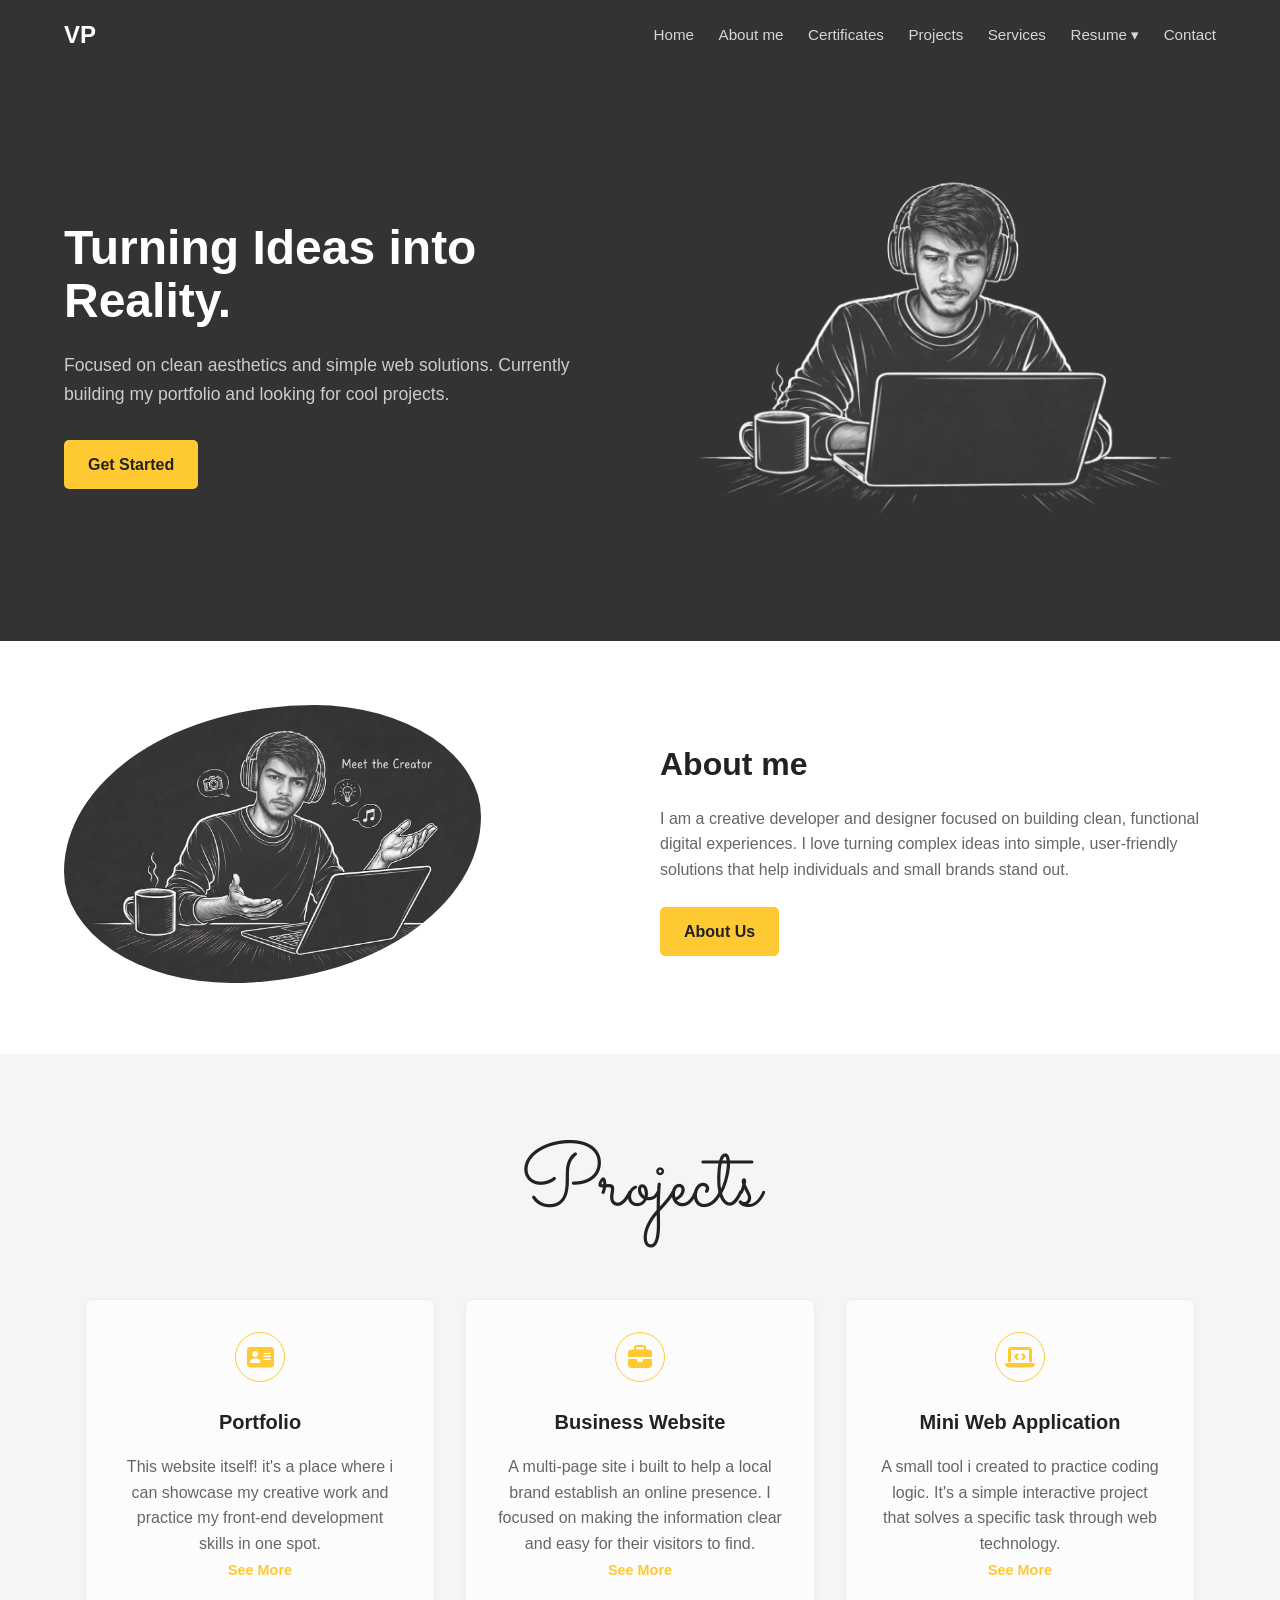
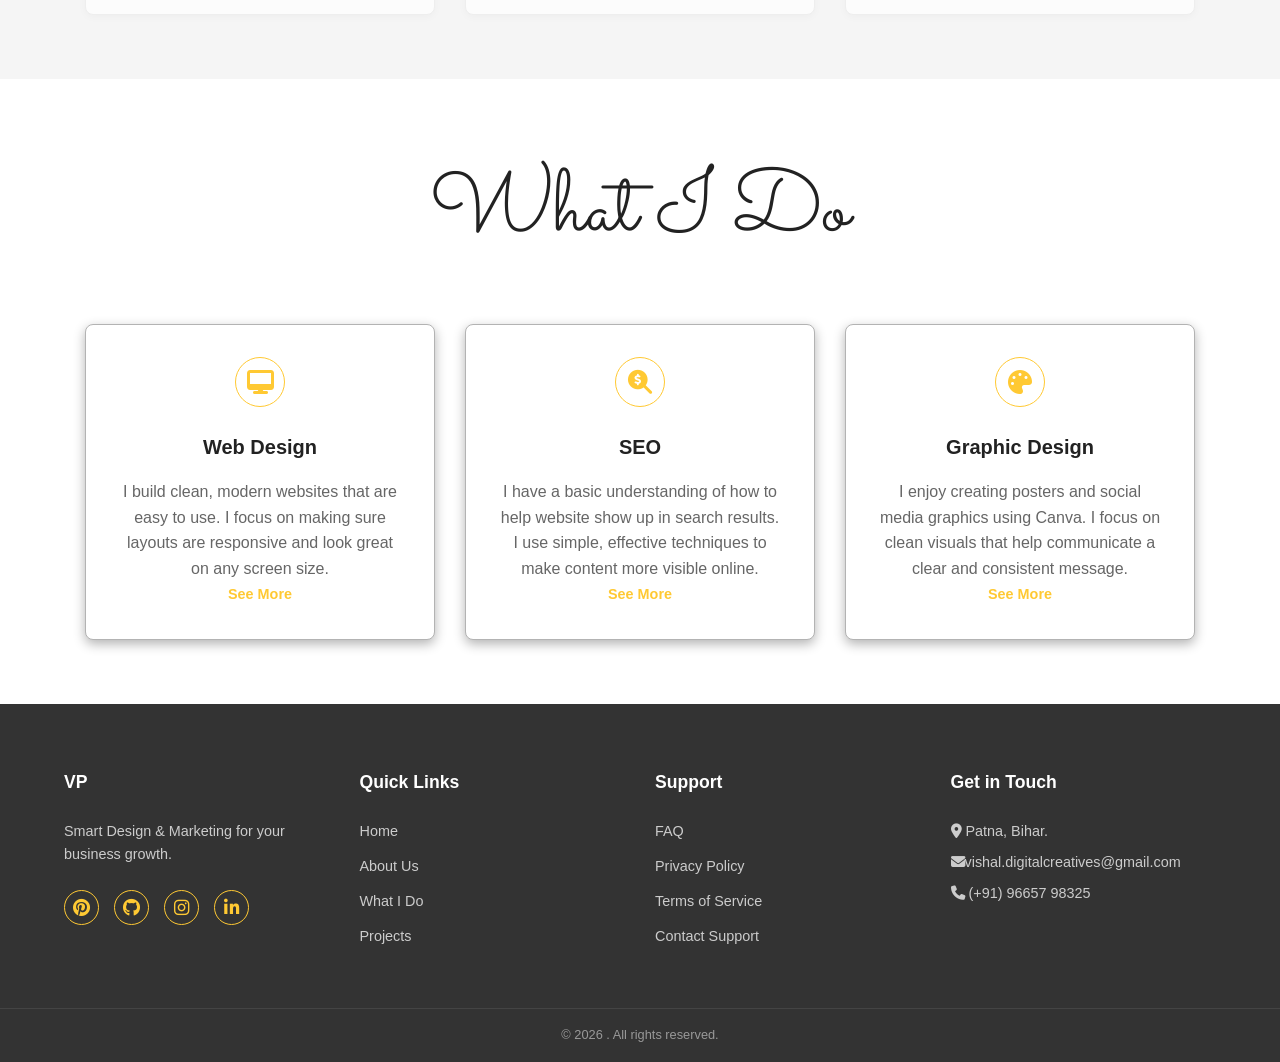
<file: index.html>
<!DOCTYPE html> <!-- This document is written in HTML5 -->
<head>
  
  <!-- UTF-8 supports all characters, symbols, and languages -->
  <meta charset="UTF-8">
  
  <!-- Ensure the website is responsive and fits the screen on all devices -->
  <meta name="viewpoint" content="width=device-width, initial-scale=1.0">
  <title>Protfolio Website</title>
  <link rel="stylesheet" href="assets/css/style.css">
  <link rel="stylesheet" href="https://cdnjs.cloudflare.com/ajax/libs/font-awesome/6.5.2/css/all.min.css">
  <link href="https://fonts.googleapis.com/css2?family=Sacramento&display=swap" rel="stylesheet">
  <script src="assets/js/script.js" defer></script>
</head>
<body>
    <header class="header">
        <div class="container nav-container">
            <div class="logo">VP</div>
            <nav class="nav">
                <a href="#home">Home</a>
                <a href="#about">About me</a>
                <a href="certificate.html">Certificates</a>
                <a href="projects.html">Projects</a>
                <a href="services.html">Services</a>
                <div class="resume-dropdown">
    <a href="#" onclick="toggleResumeMenu(event)">Resume ▾</a>
    
    <div id="resumeMenu" class="resume-menu">
        <a href="assets/documents/resume.pdf" target="_blank">View</a>
        <a href="assets/documents/resume.pdf" download>Download</a>
    </div>
</div>
                <a href="contact.html">Contact</a>
            </nav>
        </div>
    </header>
	    <section class="hero-section" id="home">
        <div class="container hero-content">
            <div class="hero-text">
                <h1>Turning Ideas into Reality.</h1>
                <p>Focused on clean aesthetics and simple web solutions. Currently building my portfolio and looking for cool projects.</p>
                <a href="#" class="btn btn-primary">Get Started</a>
            </div>
            <div class="hero-image">
                <img src="assets/images/hero-image.png" alt="hero-image">
            </div>
        </div>
    </section>
	
	    <section class="about-section" id="about">
        <div class="container about-container">
            <div class="about-image">
                <img src="assets/images/about-image.jpeg" alt="anout-image">
            </div>
			<div class="about-text">
                <h2>About me</h2>
                <p>I am a creative developer and designer focused on building clean, functional digital experiences. I love turning complex ideas into simple, user-friendly solutions that help individuals and small brands stand out.</p>
                <a href="#" class="btn btn-secondary">About Us</a>
            </div>
        </div>
    </section>
	
		    <section class="projects-section" id="projects">
        <div class="container">
            <h2 class="section-title">Projects</h2>
            <div class="projects-grid">
                
                <div class="project-card">
                    <div class="project-icon"><i class="fas fa-address-card"></i></div>
                    <h3>Portfolio</h3>
                    <p>This website itself! it's a place where i can showcase my creative work and practice my front-end development skills in one spot.</p>
                    <a href="#" class="btn btn-link">See More</a>
                </div>

                <div class="project-card">
                    <div class="project-icon"><i class="fas fa-briefcase"></i></div>
                    <h3>Business Website</h3>
                    <p>A multi-page site i built to help a local brand establish an online presence. I focused on making the information clear and easy for their visitors to find.</p>
                    <a href="#" class="btn btn-link">See More</a>
                </div>

                <div class="project-card">
                    <div class="project-icon"><i class="fas fa-laptop-code"></i></div>
                    <h3>Mini Web Application</h3>
                    <p>A small tool i created to practice coding logic. It's a simple interactive project that solves a specific task through web technology.</p>
                    <a href="#" class="btn btn-link">See More</a>
                </div>

            </div>
        </div>
    </section>
	
	    <section class="services-section" id="services">
        <div class="container">
            <h2 class="section-title">What I Do</h2>
            <div class="services-grid">
                
                <div class="service-card">
                    <div class="service-icon"><i class="fas fa-desktop"></i></div>
                    <h3>Web Design</h3>
                    <p>I build clean, modern websites that are easy to use. I focus on making sure layouts are responsive and look great on any screen size.</p>
                    <a href="#" class="btn btn-link">See More</a>
                </div>

                <div class="service-card">
                    <div class="service-icon"><i class="fas fa-search-dollar"></i></div>
                    <h3>SEO</h3>
                    <p>I have a basic understanding of how to help website show up in search results. I use simple, effective techniques to make content more visible online.</p>
                    <a href="#" class="btn btn-link">See More</a>
                </div>

                <div class="service-card">
                    <div class="service-icon"><i class="fas fa-palette"></i></div>
                    <h3>Graphic Design</h3>
                    <p>I enjoy creating posters and social media graphics using Canva. I focus on clean visuals that help communicate a clear and consistent message.</p>
                    <a href="#" class="btn btn-link">See More</a>
                </div>

            </div>
        </div>
    </section>
    <footer class="footer" id="contact">
        <div class="container footer-grid">
            
            <div class="footer-column brand-info">
                <h3>VP</h3>
                <p>Smart Design & Marketing for your business growth.</p>
                <div class="social-links">
                    <a href="https://in.pinterest.com/Master_Alchemist_0vo/" aria-label="Pinterest"><i class="fab fa-pinterest"></i></a>
                    <a href="https://github.com/COdEmAsK-Ov0" aria-label="Github"><i class="fab fa-github"></i></a>
                    <a href="https://www.instagram.com/vi.digitalcreatives/" aria-label="Instagram"><i class="fab fa-instagram"></i></a>
                    <a href="https://www.linkedin.com/in/vishal-prasad-006499214/" aria-label="LinkedIn"><i class="fab fa-linkedin-in"></i></a>
                </div>
            </div>

            <div class="footer-column">
                <h4>Quick Links</h4>
                <ul>
                    <li><a href="#home">Home</a></li>
                    <li><a href="#about">About Us</a></li>
                    <li><a href="#services">What I Do</a></li>
                    <li><a href="#projects">Projects</a></li>
                </ul>
            </div>

            <div class="footer-column">
                <h4>Support</h4>
                <ul>
                    <li><a href="#">FAQ</a></li>
                    <li><a href="#">Privacy Policy</a></li>
                    <li><a href="#">Terms of Service</a></li>
                    <li><a href="#contact">Contact Support</a></li>
                </ul>
            </div>

            <div class="footer-column contact-info">
                <h4>Get in Touch</h4>
                <p><i class="fas fa-map-marker-alt"></i> Patna, Bihar.</p>
                <p><i class="fas fa-envelope"></i><a href="mailto:vishal.digitalcreatives@gmail.com">vishal.digitalcreatives@gmail.com</a></p>
                <p><i class="fas fa-phone"></i> (+91) 96657 98325</p>
            </div>

        </div>

        <div class="footer-bottom">
            <p>&copy; 2026 . All rights reserved.</p>
        </div>
    </footer>
</body>
</html>
</file>
<file: assets/css/style.css>
:root {
    --color-dark: #222222;
    --color-light-dark: #333333;
    --color-white: #ffffff;
    --color-gray: #f5f5f5;
    --color-text: #666666;
    --color-primary: #ffc933; /* The golden/yellow button color */
    --color-link: #333333;
    --color-rating: #ffc933;
	--primary-color: #ffc933;
	--secondary-color: #222222;
	--border-radius: 8px;
	--card-background: #fff;
}

*{
	box-sizing: border-box;
	margin: 0;
	padding: 0;
}

body {
    font-family: sans-serif;
    line-height: 1.6;
    color: var(--color-text);
    background-color: var(--color-white);
}

.container {
    width: 90%;
    max-width: 1200px; /* Standard website width */
    margin: 0 auto;
}

h1, h2, h3 {
    color: var(--color-dark);
    margin-bottom: 1rem;
    font-weight: 700;
}

h1 { font-size: 3rem; }
h2 { font-size: 2rem; }
h3 { font-size: 1.25rem; }

a {
    text-decoration: none;
    color: var(--color-link);
}

/* --- 2. Button Styles --- */
.btn {
    display: inline-block;
    padding: 0.75rem 1.5rem;
    border-radius: 5px;
    font-weight: 600;
    transition: background-color 0.3s;
    text-align: center;
}

.btn-primary {
    background-color: var(--color-primary);
    color: var(--color-dark);
    border: none;
}

.btn-primary:hover {
    background-color: #e6b72a; /* Slightly darker primary color */
}

.btn-secondary {
    /* Used in the About section */
    background-color: var(--color-primary);
    color: var(--color-dark);
    border: none;
}

.btn-link {
    /* Used in the Services cards */
    color: var(--color-primary);
    background: none;
    padding: 0;
    font-size: 0.9rem;
}

.btn-link:hover {
    color: #e6b72a;
}

/* --- 3. Header/Navigation --- */
.header {
    background-color: var(--color-light-dark);
    padding: 1rem 0;
    position: sticky;
    top: 0;
    z-index: 1000;
}

.nav-container {
    display: flex;
    justify-content: space-between;
    align-items: center;
}

.logo {
    color: var(--color-white);
    font-size: 1.5rem;
    font-weight: 700;
}

.nav a {
    color: var(--color-white);
    margin-left: 20px;
    font-size: 0.95rem;
    opacity: 0.8;
}
.nav a:hover {
    opacity: 1;
    color: var(--color-primary);
}

/* --- 4. Hero Section --- */
.hero-section {
    background-color: var(--color-light-dark);
    padding: 6rem 0;
    color: var(--color-white);
}

.hero-content {
    display: flex;
    align-items: center;
    justify-content: space-between;
    gap: 40px;
}

.hero-text {
    flex: 1;
    max-width: 50%;
}

.hero-text h1 {
    color: var(--color-white);
    line-height: 1.1;
    margin-bottom: 1.5rem;
}

.hero-text p {
    color: #cccccc;
    font-size: 1.1rem;
    margin-bottom: 2rem;
}

.hero-image {
    flex: 1;
    max-width: 50%;
    text-align: right;
}

.hero-image img {
    max-width: 100%;
    height: auto;
}

/* --- 5. About Section --- */
.about-section {
    padding: 4rem 0;
}

.about-container {
    display: flex;
    align-items: center;
    justify-content: space-between;
    gap: 40px;
}

.about-text {
    flex: 1;
    max-width: 50%;
}

.about-image {
    flex: 1;
    max-width: 50%;
}

.about-image img {
    max-width: 75%;
    height: auto;
    border-radius: 75% 50%; /* Optional: for a cleaner look */
}

.about-text p {
    margin-bottom: 1.5rem;
}

/* --- 6. Services Section --- */
/* --- 6. Projects Section (White Background) --- */
.projects-section {
    padding: 4rem 0;
    background-color: var(--color-gray); /* Pure white to stand out */
}

.projects-grid {
    display: flex;
    gap: 30px;
    justify-content: center;
}

.project-card {
    background-color: #fcfcfc; /* Very subtle off-white for the card */
    padding: 2rem;
    border-radius: 8px;
    border: 1px solid #eee; /* Light border so cards are visible on white */
    box-shadow: 0 2px 8px rgba(0, 0, 0, 0.03);
    flex: 1;
    max-width: 350px;
    text-align: center;
}

/* --- 7. Services Section (Gray Background) --- */
.services-section {
    padding: 4rem 0;
    background-color: var(--color-white); /* Light gray background */
}

.services-grid {
    display: flex;
    gap: 30px;
    justify-content: center;
}

.service-card {
    background-color: var(--color-white); /* White cards to pop off the gray */
    padding: 2rem;
    border-radius: 8px;
	border: 1px solid #b3b3b3;
    box-shadow: 0 4px 12px rgba(0, 0, 0.20, 0.30);
    flex: 1;
    max-width: 350px;
    text-align: center;
}

/* --- Shared Elements (Icons & Titles) --- */
.section-title {
    text-align: center;
    margin-bottom: 3rem;
}

.service-icon, .project-icon {
    font-size: 1.5rem; /* Adjusted slightly for Font Awesome */
    color: var(--color-primary);
    width: 50px;
    height: 50px;
    border: 1px solid var(--color-primary);
    border-radius: 50%;
    display: flex;
    align-items: center;
    justify-content: center;
    margin: 0 auto 1.5rem;
}

.service-card:hover, .project-card:hover {
    transform: translateY(-5px); /* Moves card up 5 pixels*/
	box-shadow: 0 8px 16px rgba(0, 0, 0, 0.3); /* Deeper shadow*/
	transition: all 0.3s ease; /* Makes the movement smooth */
}

/* --- 7. Responsive Adjustments (For smaller screens) --- */
@media (max-width: 768px) {
    
    h1 { font-size: 2rem; }
    
    .hero-content, 
    .about-container, 
    .services-grid {
        flex-direction: column;
        text-align: center;
    }

    .hero-text, 
    .about-text, 
    .hero-image, 
    .about-image {
        max-width: 100%;
    }
    
    /* Reverse the order of text and image in the About section on mobile */
    .about-container {
        flex-direction: column-reverse;
    }

    .hero-section {
        padding: 3rem 0;
    }

    .nav {
        display: none; /* Hide navigation on small screens, a common pattern */
    }
    
    .nav-container {
        justify-content: center;
    }
}

/* --- 8. Testimonials Section (Basic Styling) --- */
.testimonials-section {
    padding: 4rem 0;
    text-align: center;
}

/* --- 9. Footer Section --- */
.footer {
    background-color: var(--color-light-dark);
    color: var(--color-white);
    padding-top: 4rem;
    font-size: 0.9rem;
}

.footer-grid {
    display: flex;
    justify-content: space-between;
    gap: 30px;
    padding-bottom: 3rem;
    flex-wrap: wrap; /* Allows columns to wrap on smaller screens */
}

.footer-column {
    flex: 1;
    min-width: 180px; /* Ensures columns don't get too narrow */
}

.footer-column h3, .footer-column h4 {
    color: var(--color-white);
    margin-bottom: 1.5rem;
    font-weight: 600;
    font-size: 1.1rem;
}

.footer-column p {
    color: #cccccc;
    margin-bottom: 0.5rem;
}

.footer-column ul {
    list-style: none;
}

.footer-column ul li {
    margin-bottom: 0.75rem;
}

.footer-column a {
    color: #cccccc;
    transition: color 0.3s;
}

.footer-column a:hover {
    color: var(--color-primary); /* Golden hover effect */
}

/* Social Icons */
.social-links {
    margin-top: 1.5rem;
    display: flex;
    gap: 15px;
}

.social-links a {
    color: var(--color-primary);
    font-size: 1.1rem;
    border: 1px solid var(--color-primary);
    width: 35px;
    height: 35px;
    border-radius: 50%;
    display: flex;
    align-items: center;
    justify-content: center;
}

.social-links a:hover {
    background-color: var(--color-primary);
    color: var(--color-dark);
}

/* Footer Bottom Copyright */
.footer-bottom {
    text-align: center;
    padding: 1rem 0;
    border-top: 1px solid #444444; /* Subtle line above copyright */
}

.footer-bottom p {
    color: #999999;
    margin: 0;
    font-size: 0.8rem;
}

/* Update Responsive Section for Footer */
@media (max-width: 768px) {
    /* Existing rules are here... */
    
    .footer-grid {
        flex-direction: column;
        text-align: center;
        gap: 3rem;
    }
    
    .footer-column {
        min-width: 100%;
    }

    .social-links {
        justify-content: center;
    }
}
.section-title {
    font-family: 'Sacramento', cursive;
    font-size: 5.5rem;      /* Bigger to take up space */
    font-weight: 500;
    color: #222;            /* Deep black/gray for high contrast */
    margin-bottom: 2.5rem;
    text-align: center;
    display: block;
    width: 100%;
}

/*Resume dropdown*/
.resume-dropdown {
    position: relative;
    display: inline-block;
}

.resume-menu {
    display: none;
    position: absolute;
    top: 30px;
    left: 0;
    background: white;
    min-width: max-content;
	min-width: 120px;
    box-shadow: 0 8px 16px rgba(0,0,0,0.2);
    border-radius: 6px;
    overflow: hidden;
    z-index: 1000;
	padding: 0;
}

.resume-menu a {
    display: block;
    padding: 10px 12px;
	margin: 0;
    text-decoration: none;
    color: black;
}

.resume-menu a:hover {
    background-color: var(--color-primary);
    color: var(--color-dark);
}

.resume-menu.show {
    display: block;
}

/* --- Form Components (Shared) --- */
.input-group {
    margin-bottom: 20px;
}

.input-group label {
    display: block;
    margin-bottom: 5px;
    font-weight: bold;
}

.input-group input[type="email"],
.input-group input[type="password"],
.input-group input[type="text"],
.input-group textarea {
    width: 100%;
    padding: 12px;
    border: 1px solid #ccc;
    border-radius: var(--border-radius);
    box-sizing: border-box; /* Important for padding */
    transition: border-color 0.3s;
}

.input-group input:focus,
.input-group textarea:focus {
    border-color: var(--primary-color);
    outline: none;
}

.primary-button {
    width: 100%;
    padding: 15px;
    background-color: var(--primary-color);
    color: white;
    border: none;
    border-radius: var(--border-radius);
    font-size: 1.1em;
    cursor: pointer;
    transition: background-color 0.3s;
}

.primary-button:hover {
    background-color: #e6b72a;
}

/* --- LOGIN PAGE STYLES --- */
.login-container {
    display: flex;
    justify-content: center;
    align-items: center;
    min-height: 80vh; /* Keeps it centered vertically on the page */
}

.login-box {
    background-color: var(--card-background);
    padding: 40px;
    border-radius: var(--border-radius);
    box-shadow: 0 4px 15px rgba(0, 0, 0, 0.1);
    width: 100%;
    max-width: 380px;
    text-align: center;
}

.login-box h2 {
    color: var(--secondary-color);
    margin-top: 0;
    margin-bottom: 25px;
}

.links-group a {
    color: var(--primary-color);
    text-decoration: none;
    display: block;
    margin-top: 15px;
}

.links-group p {
    margin-top: 10px;
}


/* --- CONTACT PAGE STYLES --- */
.contact-container {
    padding: 40px 20px;
    max-width: 1000px;
    margin: 0 auto;
}

.contact-layout {
    display: flex;
    gap: 30px;
    margin-top: 30px;
}

.contact-form-column,
.contact-info-column {
    background-color: var(--card-background);
    padding: 30px;
    border-radius: var(--border-radius);
    box-shadow: 0 2px 10px rgba(0, 0, 0, 0.4);
}

.contact-form-column {
    flex: 2; /* Takes more space for the form */
}

.contact-info-column {
    flex: 1; /* Less space for info */
    background-color: var(--background-color); /* Subtle difference */
}

.info-block {
    margin-bottom: 25px;
    padding-bottom: 15px;
    border-bottom: 1px dashed #ddd;
}

.info-block h4 {
    color: var(--primary-color);
    margin-top: 0;
}

.response-time {
    font-weight: bold;
    color: var(--secondary-color);
    padding: 10px;
    background-color: #f7f9fb;
    border-radius: var(--border-radius);
    text-align: center;
}

/* --- Responsive Adjustments --- */
@media (max-width: 768px) {
    .contact-layout {
        flex-direction: column;
    }
    .login-box {
        margin: 20px;
    }
}
</file>
